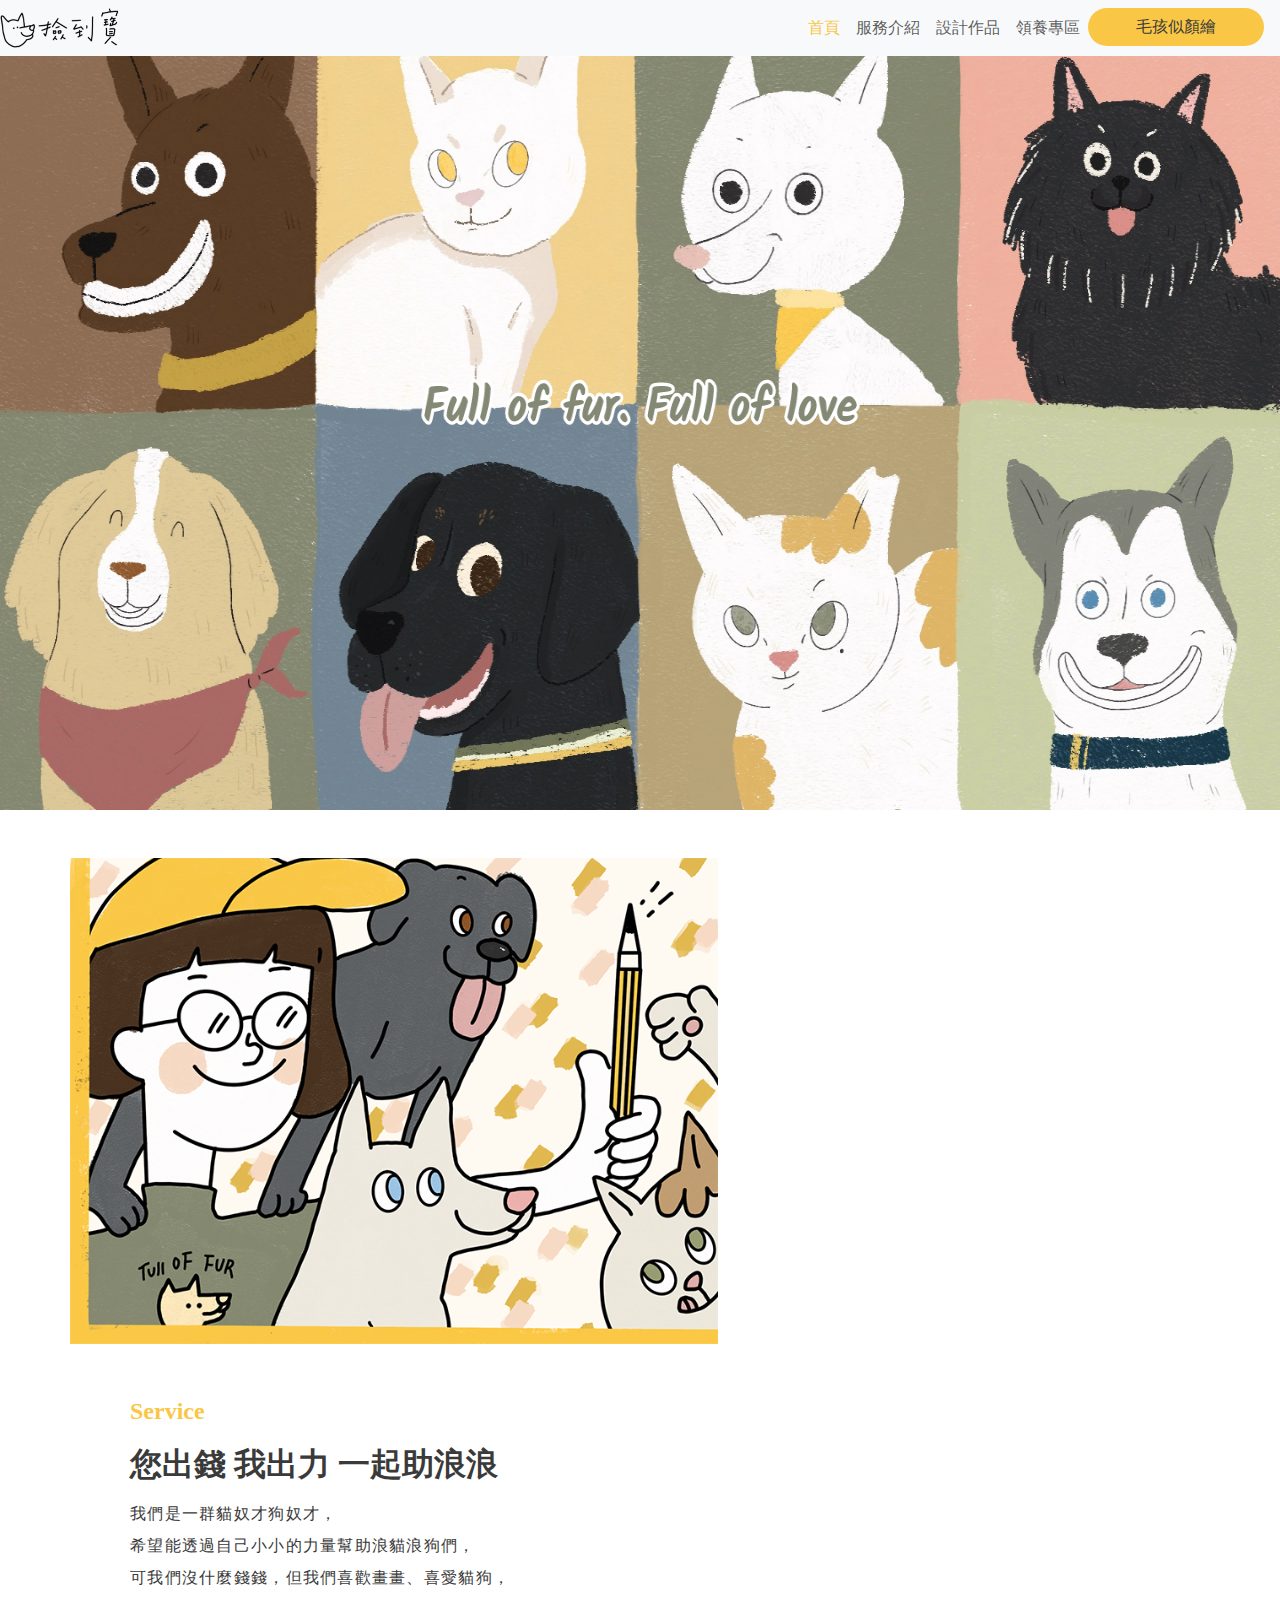
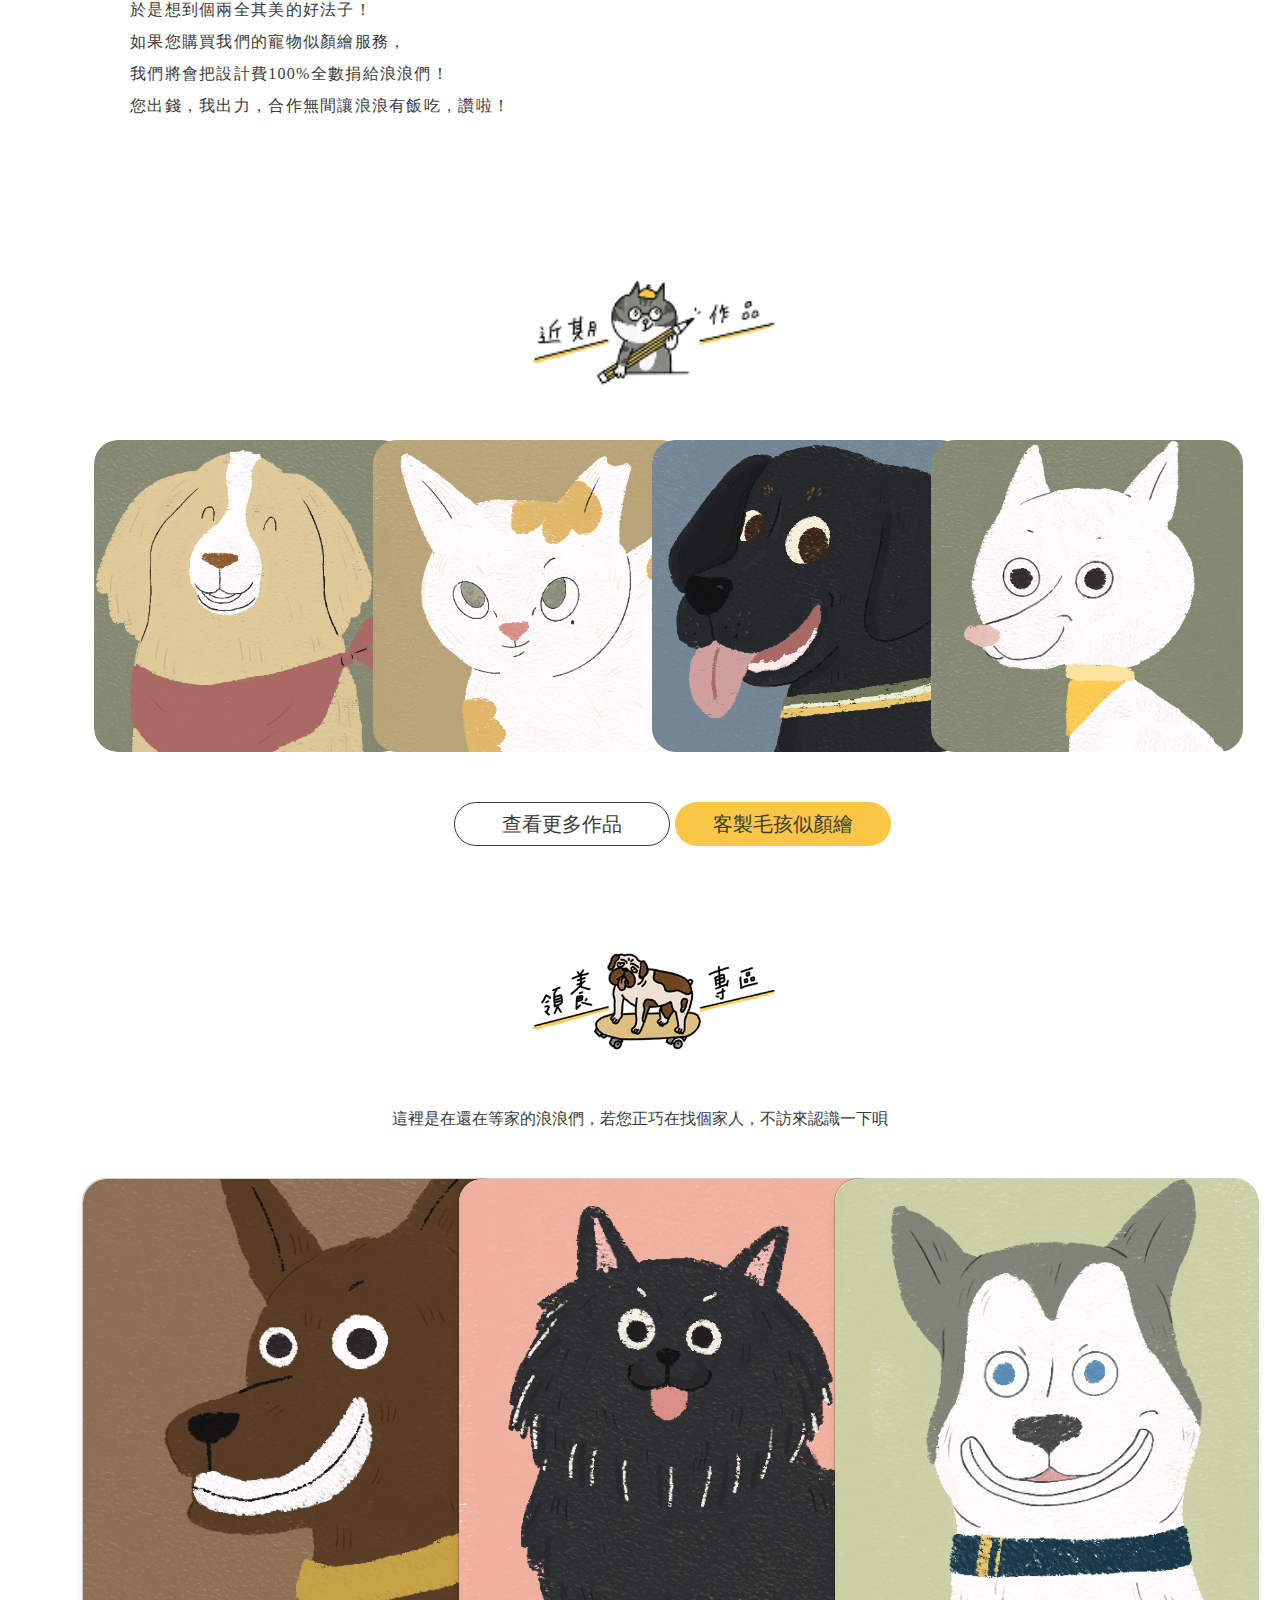
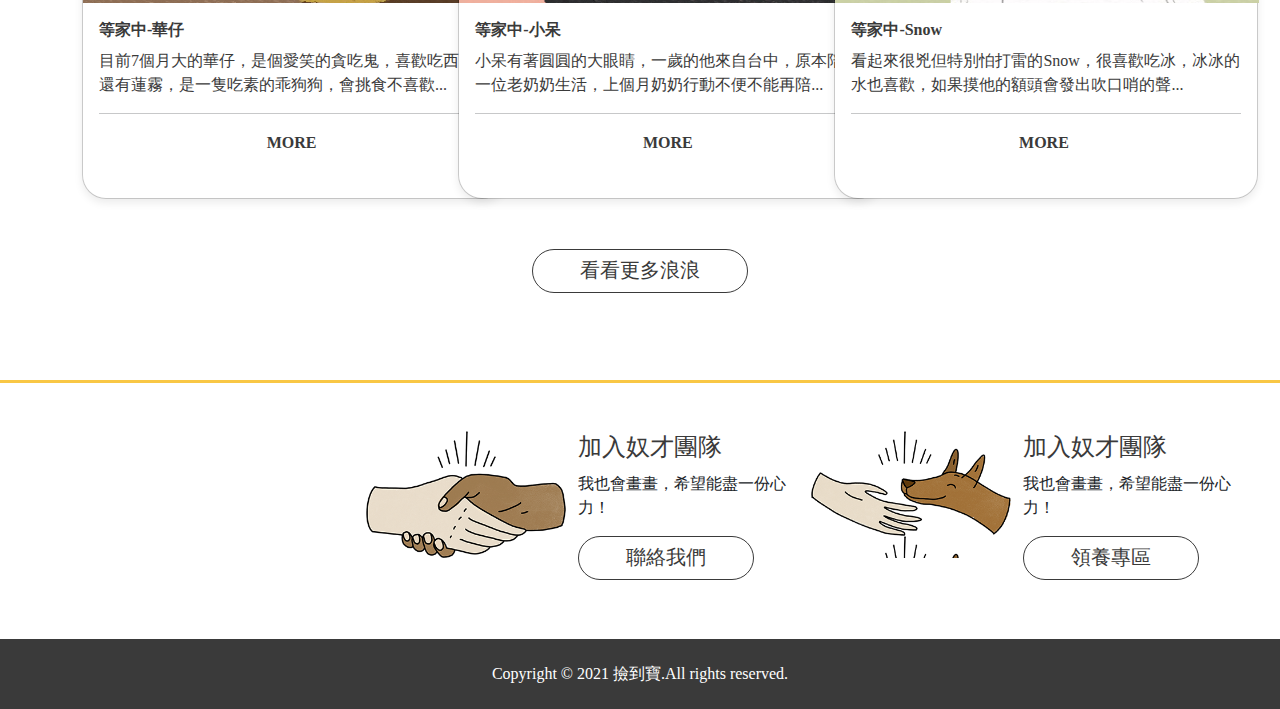
<file: index.html>
<!DOCTYPE html>
<html lang="en">

<head>
    <meta charset="utf-8" />
    <meta name="viewport" content="width=device-width, initial-scale=1" />
        <link rel="stylesheet" href="bootstrap-5.3.0-alpha1-dist/css/bootstrap.min.css">
        <link rel="stylesheet" href="index_style.css">
    <title>撿到寶_UI</title>
</head>

<body>
    <nav class="navbar navbar-expand-md navbar-light bg-light fixed-top">
        <a href="index.html"><img src="image/logo.png"></a>
        <ul class="navbar-nav justify-content-end flex-grow-1 pe-3">
            <li class="nav-item">
                <a class="nav-link" style="color: #F9C745;" href="index.html">首頁</a>
            </li>
            <li class="nav-item">
                <a class="nav-link" href="introduce.html">服務介紹</a>
            </li>
            <li class="nav-item">
                <a class="nav-link" href="design.html">設計作品</a>
            </li>
            <li class="nav-item">
                <a class="nav-link" href="adoption.html">領養專區</a>
            </li>
            <li class="nav-item">
                <input type="button" onclick="location.href='order.html'" value="毛孩似顏繪" class="headerButtom">
            </li>
        </ul>
    </nav>
    <img class="homeImg" src="image/home.png" alt="首頁圖片">
    <div class="container mt-5">
        <main>
            <li class="row">
                <div class="home01">
                </div>
                <div class="col-lg-6">
                    <div class="text-center px-2 py-5 p-lg-5">
                        <h2 class="homeTitle01">Service</h2>
                        <h2 class="homeTitle02">您出錢 我出力 一起助浪浪</h2>
                        <p class="homeContent">
                            我們是一群貓奴才狗奴才，<br>希望能透過自己小小的力量幫助浪貓浪狗們，<br>可我們沒什麼錢錢，但我們喜歡畫畫、喜愛貓狗，<br>於是想到個兩全其美的好法子！<br>如果您購買我們的寵物似顏繪服務，<br>我們將會把設計費100%全數捐給浪浪們！<br>您出錢，我出力，合作無間讓浪浪有飯吃，讚啦！
                        </p>
                    </div>
                </div>
            </li>
            <div class="designArea">
            <div class="title01">
                <img src="image/title01.png" alt="近期作品">
            </div>
            <div class="container">
                <div class="row">
                    <div class="designCard">
                        <img src="image/dog05.png" class="dogImg1">
                    </div>
                    <div class="designCard">
                        <img src="image/dog07.png" class="dogImg1">
                    </div>
                    <div class="designCard">
                        <img src="image/dog06.png" class="dogImg1">
                    </div>
                    <div class="designCard">
                        <img src="image/Michael.png" class="dogImg1">
                    </div>
                </div>
                <div style="margin-left:33%;">
                    <input type="button" value="查看更多作品" class="buttom2" style="display: inline-block;">
                    <input type="button" value="客製毛孩似顏繪" class="buttom2"
                        style="display: inline-block;background-color: #F9C745;border: none;">
                </div>
            </div>
        </div>
            <div class="title01">
                <img src="image/title02.png" alt="領養專區">
            </div>
            <p class="areaText">這裡是在還在等家的浪浪們，若您正巧在找個家人，不訪來認識一下唄</p>
            <div class="row">
                <div class="areaCard">
                    <div class="card">
                        <img src="image/dog01.png" class="dogImg2">
                        <div class="card-body">
                            <h5 class="card-title">等家中-華仔</h5>
                            <p class="card-text">目前7個月大的華仔，是個愛笑的貪吃鬼，喜歡吃西瓜還有蓮霧，是一隻吃素的乖狗狗，會挑食不喜歡...</p>
                            <hr size="3px" width="100%">
                            <a href="#" class="buttom">MORE</a>
                        </div>
                    </div>
                </div>
                <div class="areaCard">
                    <div class="card">
                        <img src="image/04.png" class="dogImg2">
                        <div class="card-body">
                            <h5 class="card-title">等家中-小呆</h5>
                            <p class="card-text">小呆有著圓圓的大眼睛，一歲的他來自台中，原本陪著一位老奶奶生活，上個月奶奶行動不便不能再陪...</p>
                            <hr size="3px" width="100%">
                            <a href="#" class="buttom">MORE</a>
                        </div>
                    </div>
                </div>
                <div class="areaCard">
                    <div class="card">
                        <img src="image/08.png" class="dogImg2">
                        <div class="card-body">
                            <h5 class="card-title">等家中-Snow</h5>
                            <p class="card-text">看起來很兇但特別怕打雷的Snow，很喜歡吃冰，冰冰的水也喜歡，如果摸他的額頭會發出吹口哨的聲...</p>
                            <hr size="3px" width="100%">
                            <a href="#" class="buttom">MORE</a>
                        </div>
                    </div>
                </div>
            </div>
            <input type="button" value="看看更多浪浪" class="buttom2">
        </main>
    </div>
    <div style="border-top: 3px solid #F9C745;">
        <div style="margin-left: 27%;margin-bottom: 59px;">
            <ul>
                <div style="display: inline-block; margin-top: 48px;">
                    <li class="row">
                        <div style="background:url('image/link01.png');height:127px;width: 200px;">
                        </div>
                        <div class="col-lg-6">
                            <div>
                                <h2 class="footTitle">加入奴才團隊</h2>
                                <p>
                                    我也會畫畫，希望能盡一份心力！
                                </p>
                                <input type="button" value="聯絡我們" class="footerButtom">
                            </div>
                        </div>
                    </li>
                </div>
                <div style="display: inline-block;">
                    <li class="row">
                        <div style="background:url('image/link02.png') ;height:127px;width: 200px;">
                        </div>
                        <div class="col-lg-6">
                            <div>
                                <h2 class="footTitle">加入奴才團隊</h2>
                                <p>
                                    我也會畫畫，希望能盡一份心力！
                                </p>
                                <input type="button" value="領養專區" class="footerButtom">
                            </div>
                        </div>
                    </li>
                </div>
            </ul>
        </div>
        <div class="footer">
            <p>Copyright © 2021 撿到寶.All rights reserved.</p>
        </div>
    </div>
</body>

</html>
</file>
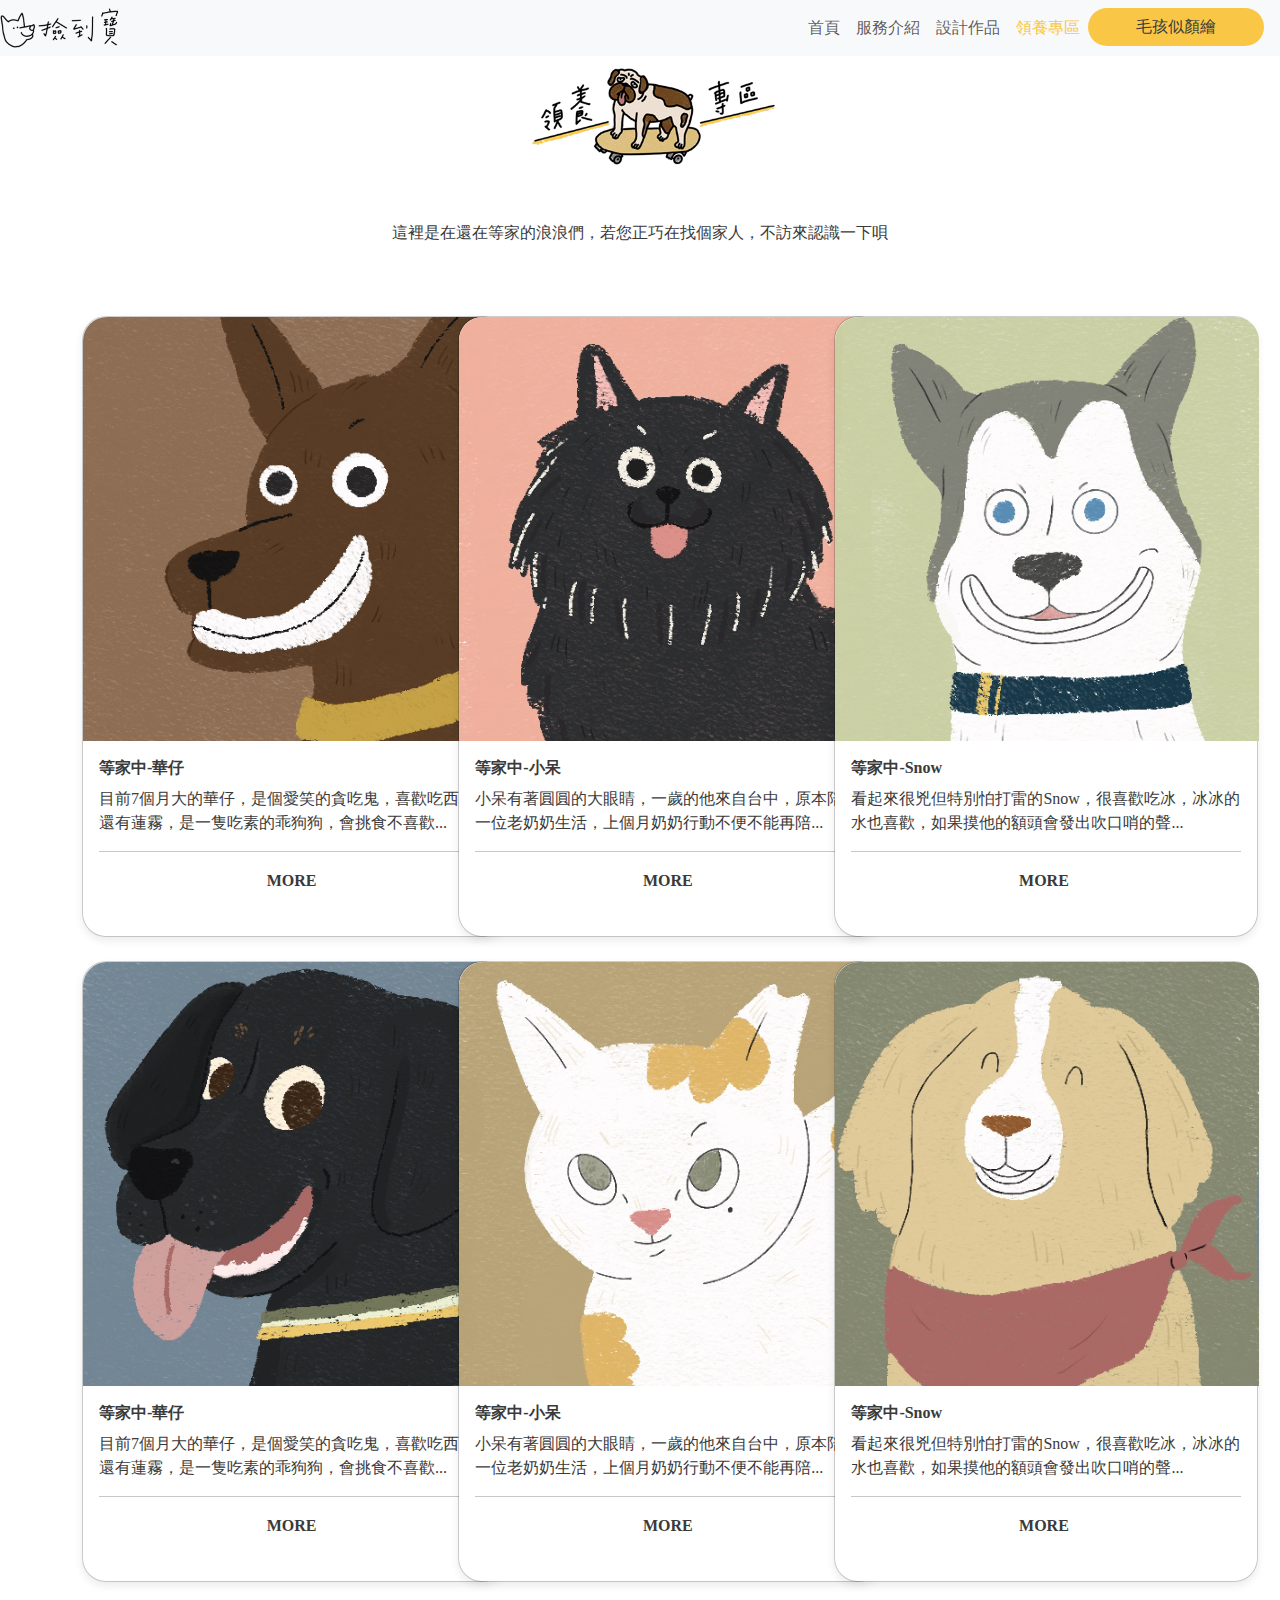
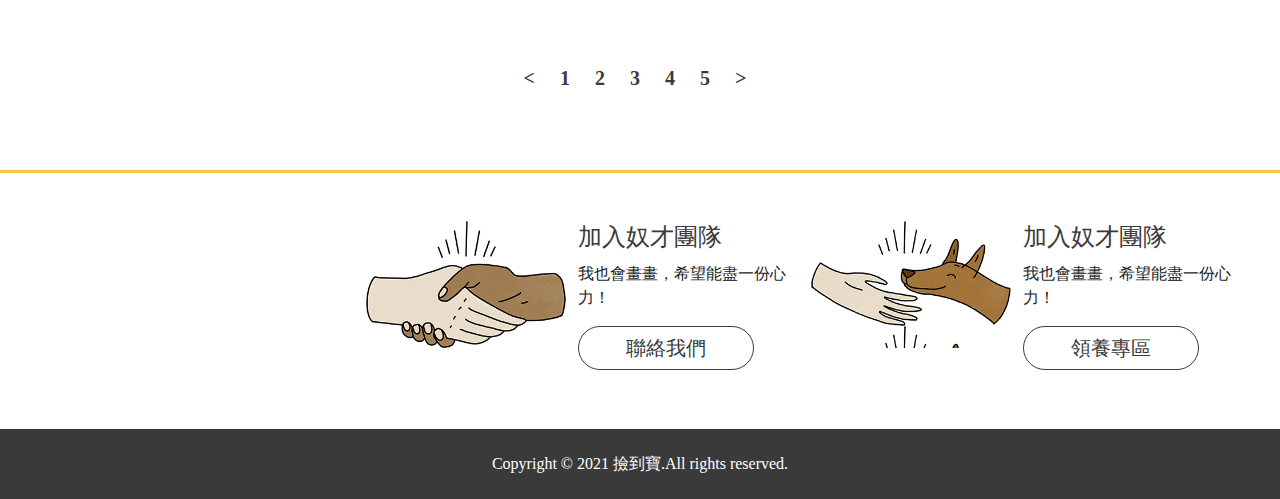
<file: adoption.html>
<!DOCTYPE html>
<html lang="en">

<head>
    <meta charset="utf-8" />
    <meta name="viewport" content="width=device-width, initial-scale=1" />
    <link rel="stylesheet" href="bootstrap-5.3.0-alpha1-dist/css/bootstrap.min.css">
    <link rel="stylesheet" href="adoption_style.css">
    <title>撿到寶_UI</title>
</head>

<body>
    <nav class="navbar navbar-expand-md navbar-light bg-light fixed-top">
        <a href="index.html"><img src="image/logo.png"></a>
        <ul class="navbar-nav justify-content-end flex-grow-1 pe-3">
            <li class="nav-item">
                <a class="nav-link" href="index.html">首頁</a>
            </li>
            <li class="nav-item">
                <a class="nav-link" href="introduce.html">服務介紹</a>
            </li>
            <li class="nav-item">
                <a class="nav-link" href="design.html">設計作品</a>
            </li>
            <li class="nav-item">
                <a class="nav-link" style="color: #F9C745;" href="adoption.html">領養專區</a>
            </li>
            <li class="nav-item">
                <input type="button" onclick="location.href='order.html'" value="毛孩似顏繪" class="headerButtom">
            </li>
        </ul>
    </nav>
    <div class="container mt-5">
        <main>
            <div class="title01">
                <img src="image/title02.png" alt="領養專區">
            </div>
            <p class="areaText">這裡是在還在等家的浪浪們，若您正巧在找個家人，不訪來認識一下唄</p>
            <div class="row">
                <div class="areaCard">
                    <div class="card">
                        <img src="image/dog01.png" class="dogImg2">
                        <div class="card-body">
                            <h5 class="card-title">等家中-華仔</h5>
                            <p class="card-text">目前7個月大的華仔，是個愛笑的貪吃鬼，喜歡吃西瓜還有蓮霧，是一隻吃素的乖狗狗，會挑食不喜歡...</p>
                            <hr size="3px" width="100%">
                            <a href="#" class="buttom">MORE</a>
                        </div>
                    </div>
                </div>
                <div class="areaCard">
                    <div class="card">
                        <img src="image/04.png" class="dogImg2">
                        <div class="card-body">
                            <h5 class="card-title">等家中-小呆</h5>
                            <p class="card-text">小呆有著圓圓的大眼睛，一歲的他來自台中，原本陪著一位老奶奶生活，上個月奶奶行動不便不能再陪...</p>
                            <hr size="3px" width="100%">
                            <a href="#" class="buttom">MORE</a>
                        </div>
                    </div>
                </div>
                <div class="areaCard" onclick="location.href='snow.html'">
                    <div class="card">
                        <img src="image/08.png" class="dogImg2">
                        <div class="card-body">
                            <h5 class="card-title">等家中-Snow</h5>
                            <p class="card-text">看起來很兇但特別怕打雷的Snow，很喜歡吃冰，冰冰的水也喜歡，如果摸他的額頭會發出吹口哨的聲...</p>
                            <hr size="3px" width="100%">
                            <a href="snow.html" class="buttom">MORE</a>
                        </div>
                    </div>
                </div>
                <div class="areaCard">
                    <div class="card">
                        <img src="image/06.png" class="dogImg2">
                        <div class="card-body">
                            <h5 class="card-title">等家中-華仔</h5>
                            <p class="card-text">目前7個月大的華仔，是個愛笑的貪吃鬼，喜歡吃西瓜還有蓮霧，是一隻吃素的乖狗狗，會挑食不喜歡...</p>
                            <hr size="3px" width="100%">
                            <a href="#" class="buttom">MORE</a>
                        </div>
                    </div>
                </div>
                <div class="areaCard">
                    <div class="card">
                        <img src="image/07.png" class="dogImg2">
                        <div class="card-body">
                            <h5 class="card-title">等家中-小呆</h5>
                            <p class="card-text">小呆有著圓圓的大眼睛，一歲的他來自台中，原本陪著一位老奶奶生活，上個月奶奶行動不便不能再陪...</p>
                            <hr size="3px" width="100%">
                            <a href="#" class="buttom">MORE</a>
                        </div>
                    </div>
                </div>
                <div class="areaCard">
                    <div class="card">
                        <img src="image/05.png" class="dogImg2">
                        <div class="card-body">
                            <h5 class="card-title">等家中-Snow</h5>
                            <p class="card-text">看起來很兇但特別怕打雷的Snow，很喜歡吃冰，冰冰的水也喜歡，如果摸他的額頭會發出吹口哨的聲...</p>
                            <hr size="3px" width="100%">
                            <a href="#" class="buttom">MORE</a>
                        </div>
                    </div>
                </div>
                <div class="page">
                    <p>< 1 2 3 4 5 ></p>
                </div>
            </div>
        </main>
    </div>
    <div style="border-top: 3px solid #F9C745;">
        <div style="margin-left: 27%;margin-bottom: 59px;">
            <ul>
                <div style="display: inline-block; margin-top: 48px;">
                    <li class="row">
                        <div style="background:url('image/link01.png');height:127px;width: 200px;">
                        </div>
                        <div class="col-lg-6">
                            <div>
                                <h2 class="footTitle">加入奴才團隊</h2>
                                <p>
                                    我也會畫畫，希望能盡一份心力！
                                </p>
                                <input type="button" value="聯絡我們" class="footerButtom">
                            </div>
                        </div>
                    </li>
                </div>
                <div style="display: inline-block;">
                    <li class="row">
                        <div style="background:url('image/link02.png') ;height:127px;width: 200px;">
                        </div>
                        <div class="col-lg-6">
                            <div>
                                <h2 class="footTitle">加入奴才團隊</h2>
                                <p>
                                    我也會畫畫，希望能盡一份心力！
                                </p>
                                <input type="button" value="領養專區" class="footerButtom">
                            </div>
                        </div>
                    </li>
                </div>
            </ul>
        </div>
        <div class="footer">
            <p>Copyright © 2021 撿到寶.All rights reserved.</p>
        </div>
    </div>
</body>

</html>
</file>
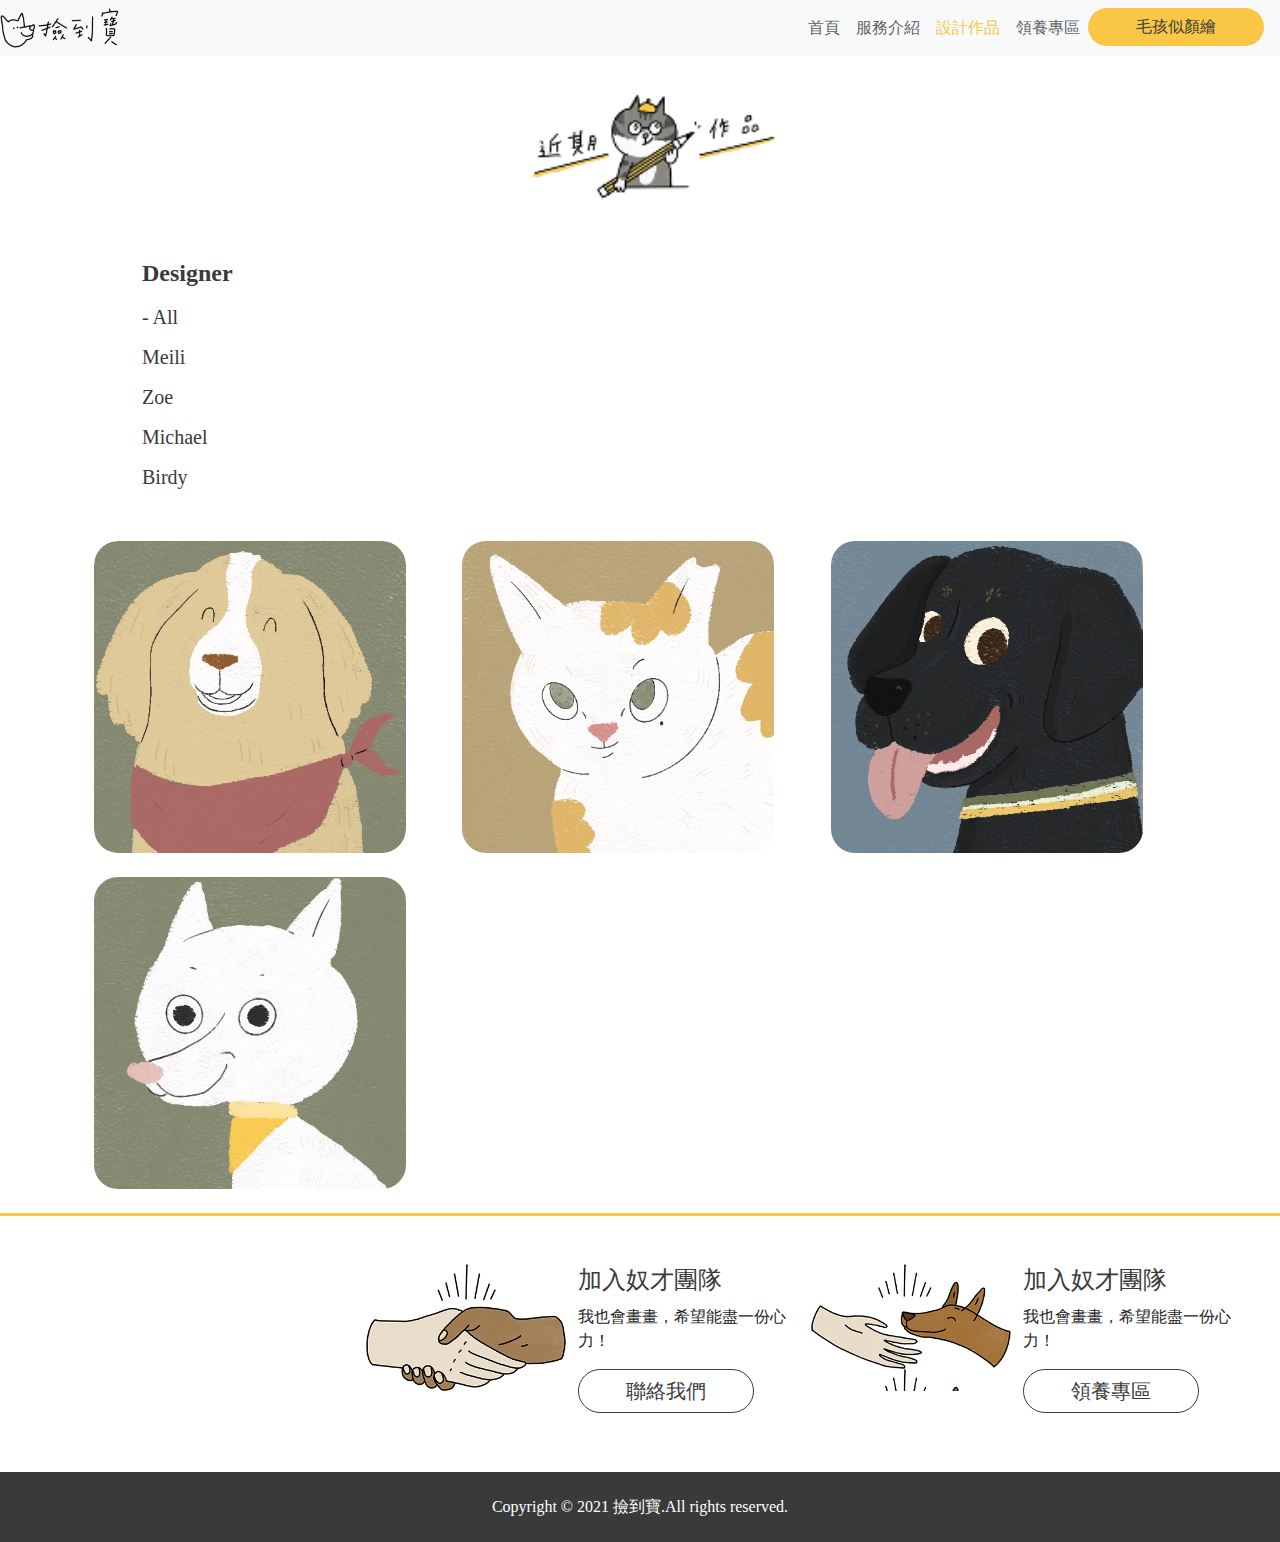
<file: design.html>
<!DOCTYPE html>
<html lang="en">

<head>
    <meta charset="utf-8" />
    <meta name="viewport" content="width=device-width, initial-scale=1" />
        <link rel="stylesheet" href="bootstrap-5.3.0-alpha1-dist/css/bootstrap.min.css">
        <link rel="stylesheet" href="design_style.css">
    <title>撿到寶_UI</title>
</head>

<body>
    <nav class="navbar navbar-expand-md navbar-light bg-light fixed-top">
        <a href="index.html"><img src="image/logo.png"></a>
        <ul class="navbar-nav justify-content-end flex-grow-1 pe-3">
            <li class="nav-item">
                <a class="nav-link" href="index.html">首頁</a>
            </li>
            <li class="nav-item">
                <a class="nav-link" href="introduce.html">服務介紹</a>
            </li>
            <li class="nav-item">
                <a class="nav-link" style="color: #F9C745;" href="design.html">設計作品</a>
            </li>
            <li class="nav-item">
                <a class="nav-link" href="adoption.html">領養專區</a>
            </li>
            <li class="nav-item">
                <input type="button" onclick="location.href='order.html'" value="毛孩似顏繪" class="headerButtom">
            </li>
        </ul>
    </nav>
    <div class="container mt-5 ">
        <main>
            <div class="designArea">
            <div class="title01">
                <img src="image/title01.png" alt="近期作品">
            </div>
            <div class="classfication">
                <div style="width: 90px; height: 287px; margin-left: 60px; margin-right: 247px;">
                <h3>Designer</h3>
                <h4>- All</h4>
                <h4>Meili</h4>
                <h4>Zoe</h4>
                <h4>Michael</h4>
                <h4>Birdy</h4>
                </div>
                    </div>
            <div class="container classfication">
                <div class="row">
                    <div class="designCard">
                        <img src="image/dog05.png" class="dogImg1">
                    </div>
                    <div class="designCard">
                        <img src="image/dog07.png" class="dogImg1">
                    </div>
                    <div class="designCard">
                        <img src="image/dog06.png" class="dogImg1">
                    </div>
                    <div class="designCard">
                        <img src="image/Michael.png" class="dogImg1">
                    </div>
                </div>
            </div>
        </div>
    </div>
    <div style="border-top: 3px solid #F9C745;">
        <div style="margin-left: 27%;margin-bottom: 59px;">
            <ul>
                <div style="display: inline-block; margin-top: 48px;">
                    <li class="row">
                        <div style="background:url('image/link01.png');height:127px;width: 200px;">
                        </div>
                        <div class="col-lg-6">
                            <div>
                                <h2 class="footTitle">加入奴才團隊</h2>
                                <p>
                                    我也會畫畫，希望能盡一份心力！
                                </p>
                                <input type="button" value="聯絡我們" class="footerButtom">
                            </div>
                        </div>
                    </li>
                </div>
                <div style="display: inline-block;">
                    <li class="row">
                        <div style="background:url('image/link02.png') ;height:127px;width: 200px;">
                        </div>
                        <div class="col-lg-6">
                            <div>
                                <h2 class="footTitle">加入奴才團隊</h2>
                                <p>
                                    我也會畫畫，希望能盡一份心力！
                                </p>
                                <input type="button" value="領養專區" class="footerButtom">
                            </div>
                        </div>
                    </li>
                </div>
            </ul>
        </div>
        <div class="footer">
            <p>Copyright © 2021 撿到寶.All rights reserved.</p>
        </div>
    </div>
</body>

</html>
</file>
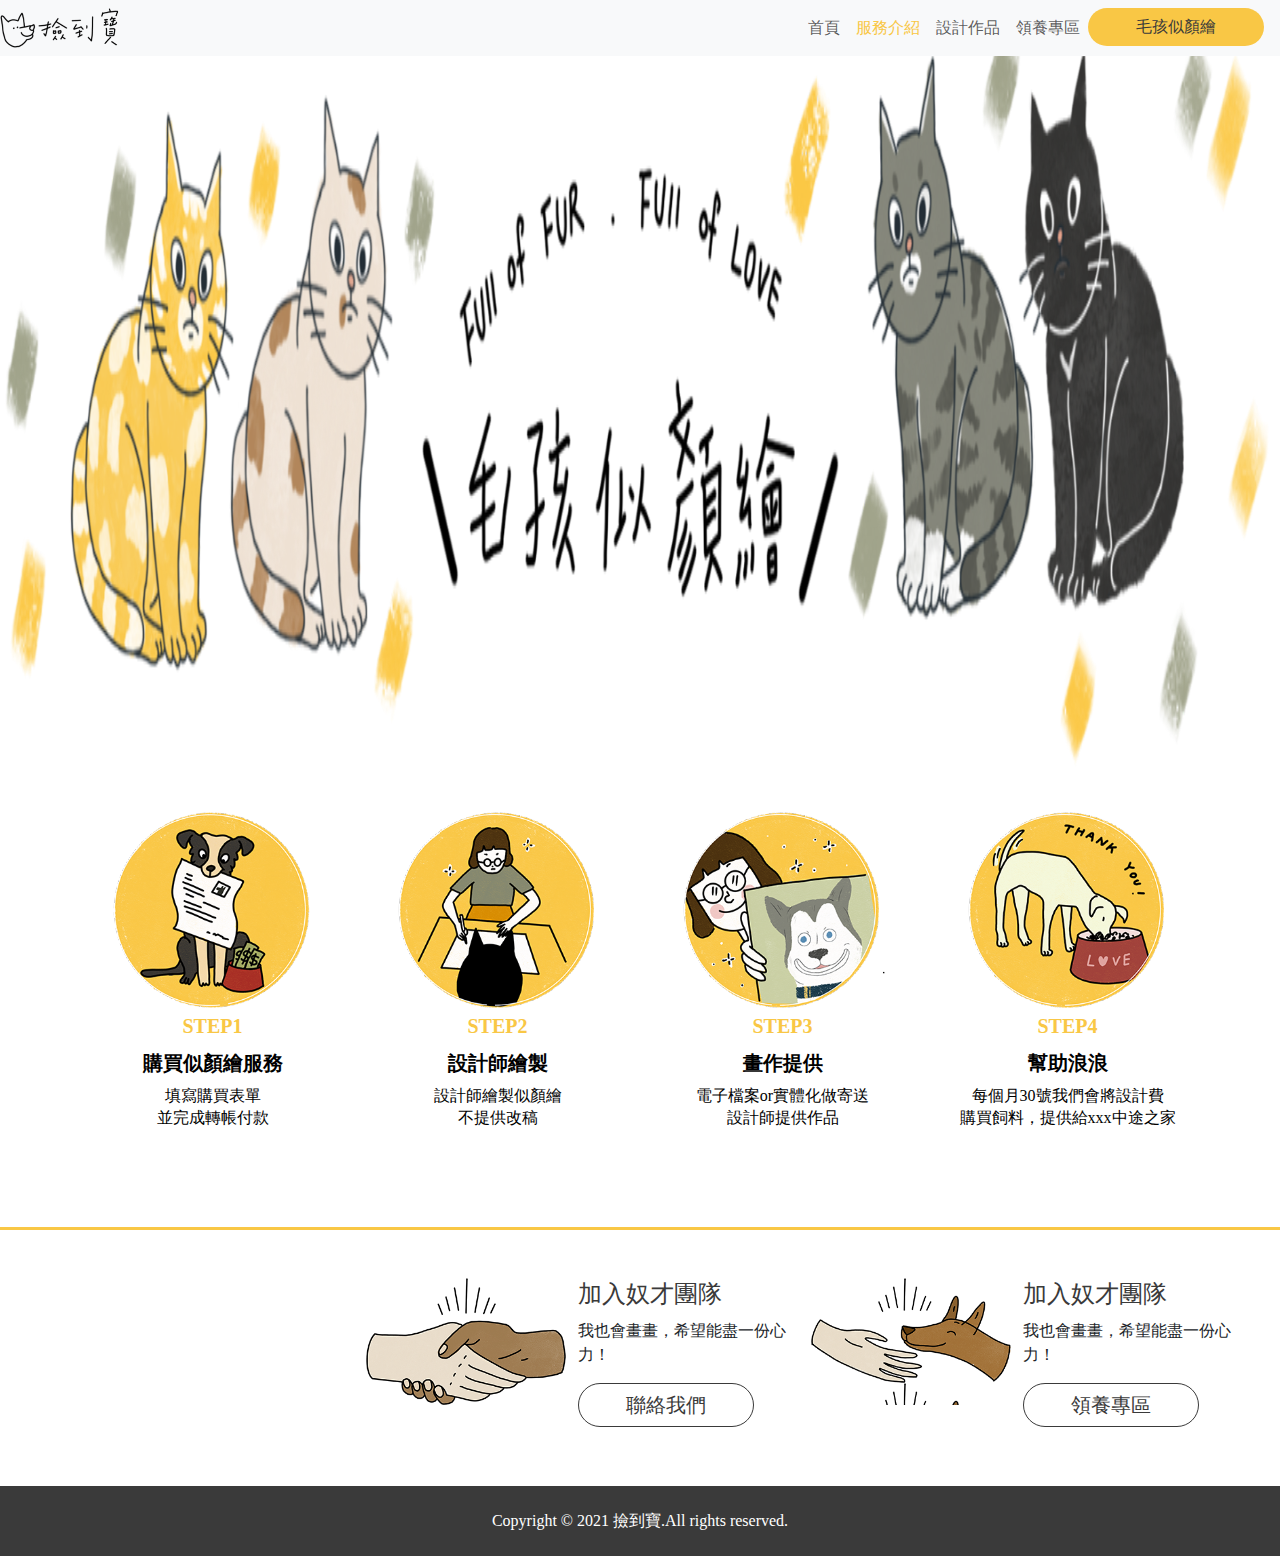
<file: introduce.html>
<!DOCTYPE html>
<html lang="en">

<head>
    <meta charset="utf-8" />
    <meta name="viewport" content="width=device-width, initial-scale=1" />
    <link rel="stylesheet" href="bootstrap-5.3.0-alpha1-dist/css/bootstrap.min.css">
    <link rel="stylesheet" href="introduce_style.css">
    <title>撿到寶_UI</title>
</head>

<body>
    <nav class="navbar navbar-expand-md navbar-light bg-light fixed-top">
        <a href="index.html"><img src="image/logo.png"></a>
        <ul class="navbar-nav justify-content-end flex-grow-1 pe-3">
            <li class="nav-item">
                <a class="nav-link" href="index.html">首頁</a>
            </li>
            <li class="nav-item">
                <a class="nav-link" style="color: #F9C745;" href="introduce.html">服務介紹</a>
            </li>
            <li class="nav-item">
                <a class="nav-link" href="design.html">設計作品</a>
            </li>
            <li class="nav-item">
                <a class="nav-link" href="adoption.html">領養專區</a>
            </li>
            <li class="nav-item">
                <input type="button" onclick="location.href='order.html'" value="毛孩似顏繪" class="headerButtom">
            </li>
        </ul>
    </nav>
    <img class="homeImg" src="image/banner.png" alt="服務介紹頁圖片">

    <div class="container">
        <div class="row">
            <div class="stepCard">
                <img src="image/step01.png">
                <h2>STEP1</h2>
                <h3>購買似顏繪服務</h3>
                <p>
                    填寫購買表單<br>並完成轉帳付款
                </p>
            </div>
            <div class="stepCard">
                <img src="image/step02.png">
                <h2>STEP2</h2>
                <h3>設計師繪製</h3>
                <p>
                    設計師繪製似顏繪<br>不提供改稿
                </p>
            </div>
            <div class="stepCard">
                <img src="image/step04.png">
                <h2>STEP3</h2>
                <h3>畫作提供</h3>
                <p>
                    電子檔案or實體化做寄送<br>設計師提供作品
                </p>
            </div>
            <div class="stepCard">
                <img src="image/step03.png">
                <h2>STEP4</h2>
                <h3>幫助浪浪</h3>
                <p>
                    每個月30號我們會將設計費<br>購買飼料，提供給xxx中途之家
                </p>
            </div>
        </div>
    </div>

    <div style="border-top: 3px solid #F9C745;">
        <div style="margin-left: 27%;margin-bottom: 59px;">
            <ul>
                <div style="display: inline-block; margin-top: 48px;">
                    <li class="row">
                        <div style="background:url('image/link01.png');height:127px;width: 200px;">
                        </div>
                        <div class="col-lg-6">
                            <div>
                                <h2 class="footTitle">加入奴才團隊</h2>
                                <p>
                                    我也會畫畫，希望能盡一份心力！
                                </p>
                                <input type="button" value="聯絡我們" class="footerButtom">
                            </div>
                        </div>
                    </li>
                </div>
                <div style="display: inline-block;">
                    <li class="row">
                        <div style="background:url('image/link02.png') ;height:127px;width: 200px;">
                        </div>
                        <div class="col-lg-6">
                            <div>
                                <h2 class="footTitle">加入奴才團隊</h2>
                                <p>
                                    我也會畫畫，希望能盡一份心力！
                                </p>
                                <input type="button" value="領養專區" class="footerButtom">
                            </div>
                        </div>
                    </li>
                </div>
            </ul>
        </div>
        <div class="footer">
            <p>Copyright © 2021 撿到寶.All rights reserved.</p>
        </div>
    </div>
</body>

</html>
</file>
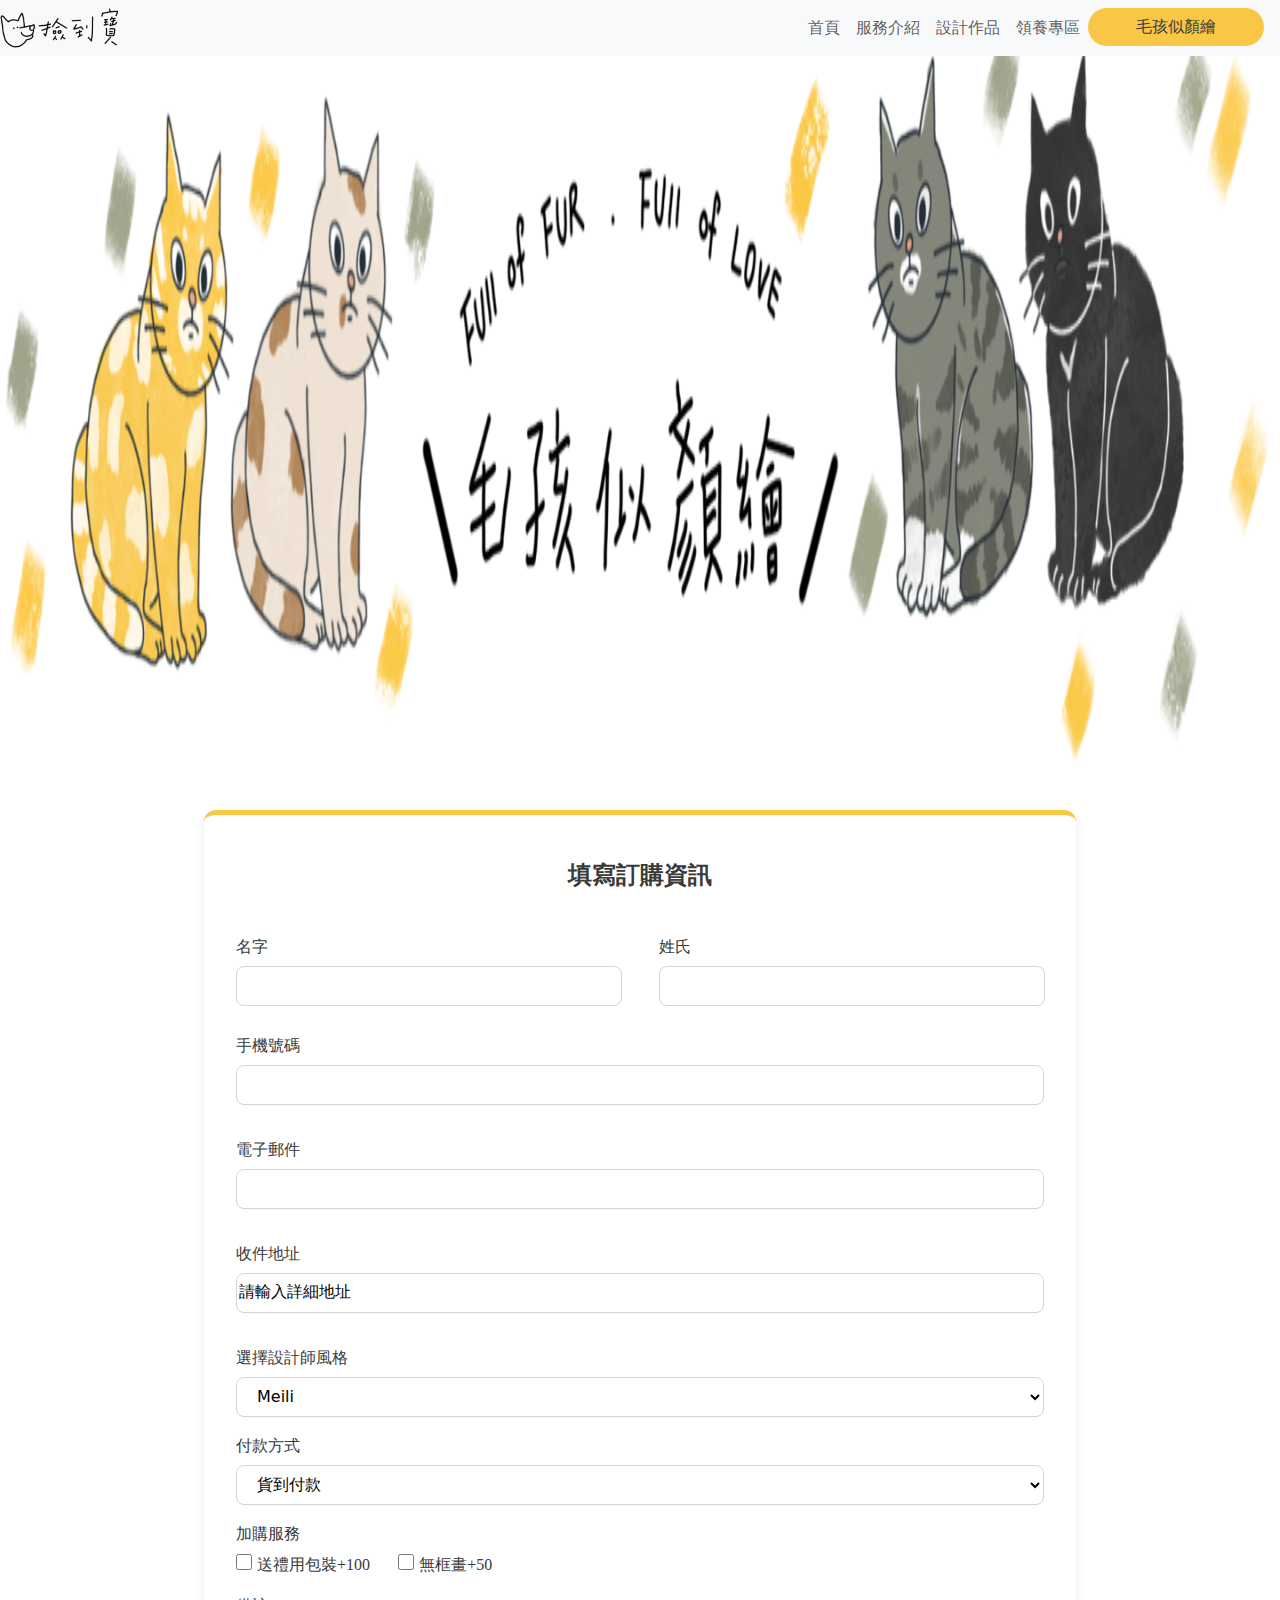
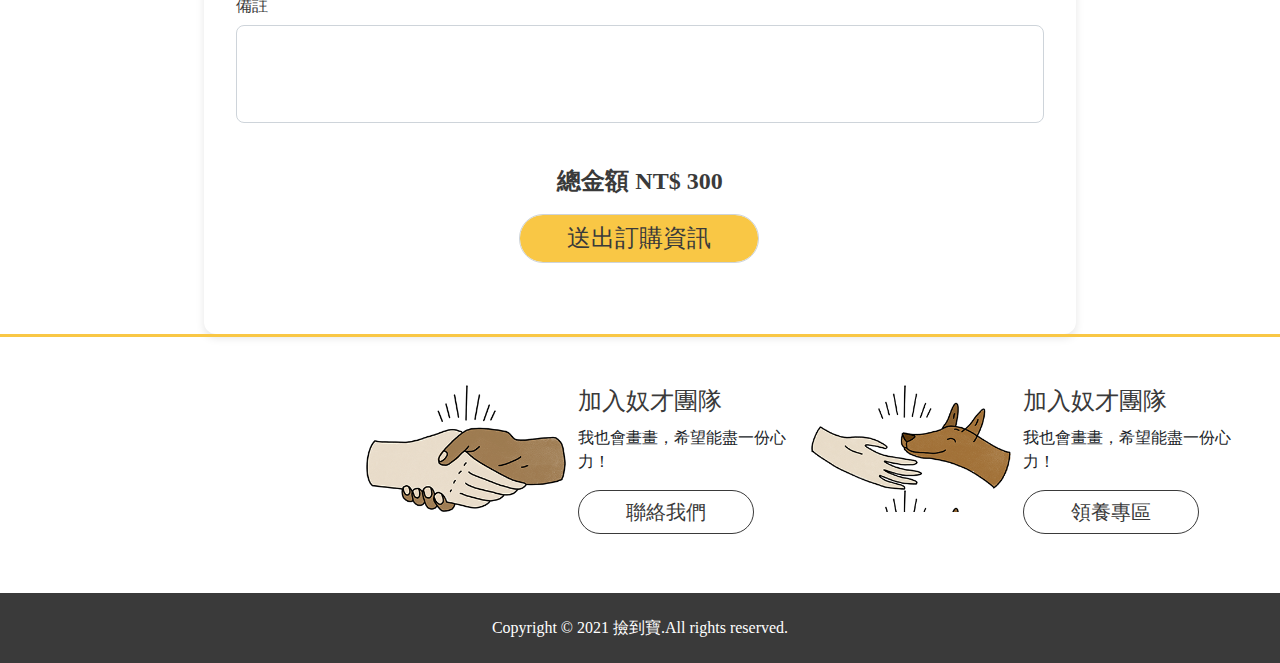
<file: order.html>
<!DOCTYPE html>
<html lang="en">

<head>
    <meta charset="utf-8" />
    <meta name="viewport" content="width=device-width, initial-scale=1" />
    <link rel="stylesheet" href="bootstrap-5.3.0-alpha1-dist/css/bootstrap.min.css">
    <link rel="stylesheet" href="order_style.css">
    <title>撿到寶_UI</title>
</head>

<body>
    <nav class="navbar navbar-expand-md navbar-light bg-light fixed-top">
        <a href="index.html"><img src="image/logo.png"></a>
        <ul class="navbar-nav justify-content-end flex-grow-1 pe-3">
            <li class="nav-item">
                <a class="nav-link" href="index.html">首頁</a>
            </li>
            <li class="nav-item">
                <a class="nav-link" href="introduce.html">服務介紹</a>
            </li>
            <li class="nav-item">
                <a class="nav-link" href="design.html">設計作品</a>
            </li>
            <li class="nav-item">
                <a class="nav-link" href="adoption.html">領養專區</a>
            </li>
            <li class="nav-item">
                <input type="button" onclick="location.href='order.html'" value="毛孩似顏繪" class="headerButtom">
            </li>
        </ul>
    </nav>
    <img class="homeImg" src="image/banner.png" alt="服務介紹頁圖片">

    <div class="order">
        <form>
            <h2>填寫訂購資訊</h2>
            <div class="orderData1">
                <h3>名字</h3>
                <p><input type="text"></p>
            </div>
            <div class="orderData1">
                <h3>姓氏</h3>
                <p><input type="text"></p>
            </div>
            <div class="orderData2">
                <h3>手機號碼</h3>
                <p><input type="text"></p>
                <h3>電子郵件</h3>
                <p><input type="text"></p>
                <h3>收件地址</h3>

                <p><input type="text" value="請輸入詳細地址"></p>
                <h3>選擇設計師風格</h3>
                <select>
                    <option>Meili</option>
                </select>
                <h3>付款方式</h3>
                <select>
                    <option>貨到付款</option>
                </select>
                <h3>加購服務</h3>
                <input type="checkbox" id="gift" class="checkbox">
                <label for="gift">送禮用包裝+100</label>
                <input type="checkbox" id="noBorder" class="checkbox">
                <label for="noBorder">無框畫+50</label>
                <h3>備註</h3>
                <p><input type="text" class="note"></p>
                <p class="dollar">總金額 NT$ 300</p>
                <input type="button" value="送出訂購資訊" class="orderButtom">
            </div>

        </form>

    </div>

    <div style="border-top: 3px solid #F9C745;">
        <div style="margin-left: 27%;margin-bottom: 59px;">
            <ul>
                <div style="display: inline-block; margin-top: 48px;">
                    <li class="row">
                        <div style="background:url('image/link01.png');height:127px;width: 200px;">
                        </div>
                        <div class="col-lg-6">
                            <div>
                                <h2 class="footTitle">加入奴才團隊</h2>
                                <p>
                                    我也會畫畫，希望能盡一份心力！
                                </p>
                                <input type="button" value="聯絡我們" class="footerButtom">
                            </div>
                        </div>
                    </li>
                </div>
                <div style="display: inline-block;">
                    <li class="row">
                        <div style="background:url('image/link02.png') ;height:127px;width: 200px;">
                        </div>
                        <div class="col-lg-6">
                            <div>
                                <h2 class="footTitle">加入奴才團隊</h2>
                                <p>
                                    我也會畫畫，希望能盡一份心力！
                                </p>
                                <input type="button" value="領養專區" class="footerButtom">
                            </div>
                        </div>
                    </li>
                </div>
            </ul>
        </div>
        <div class="footer">
            <p>Copyright © 2021 撿到寶.All rights reserved.</p>
        </div>
    </div>
</body>

</html>
</file>
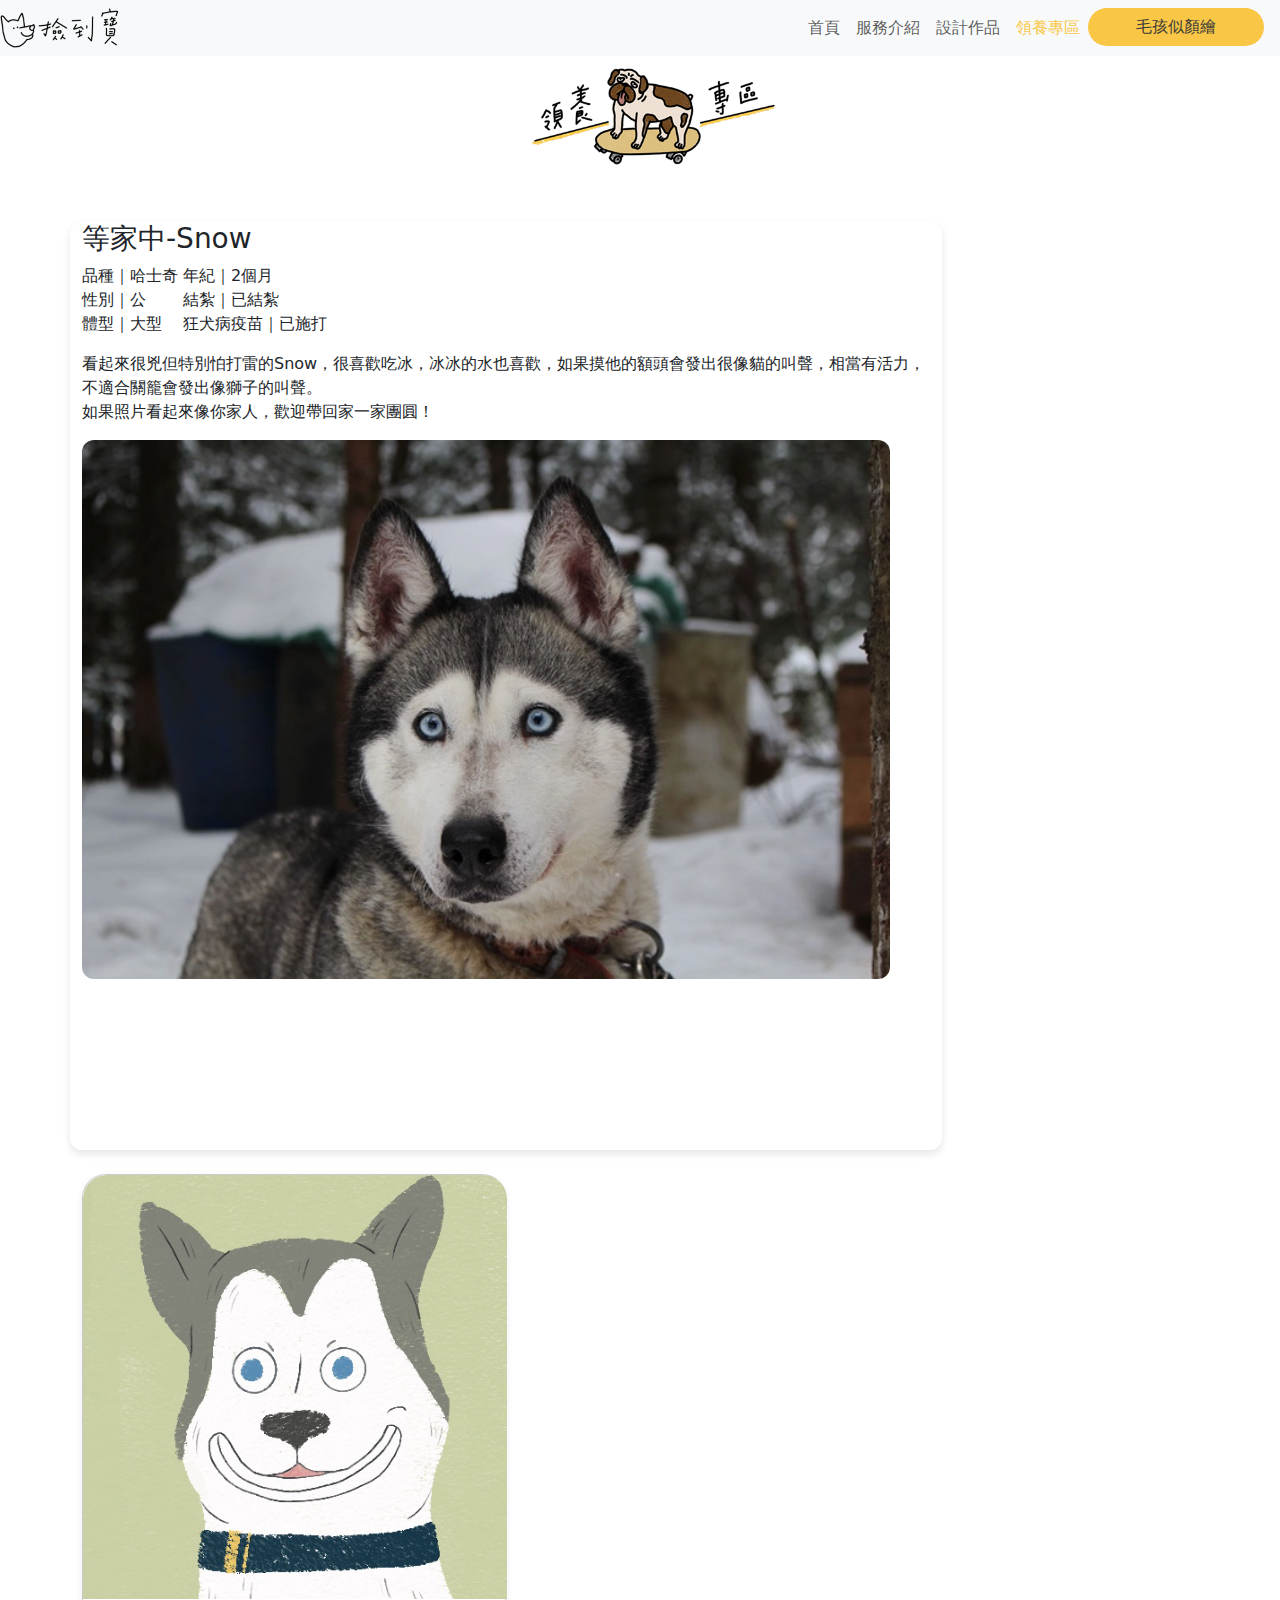
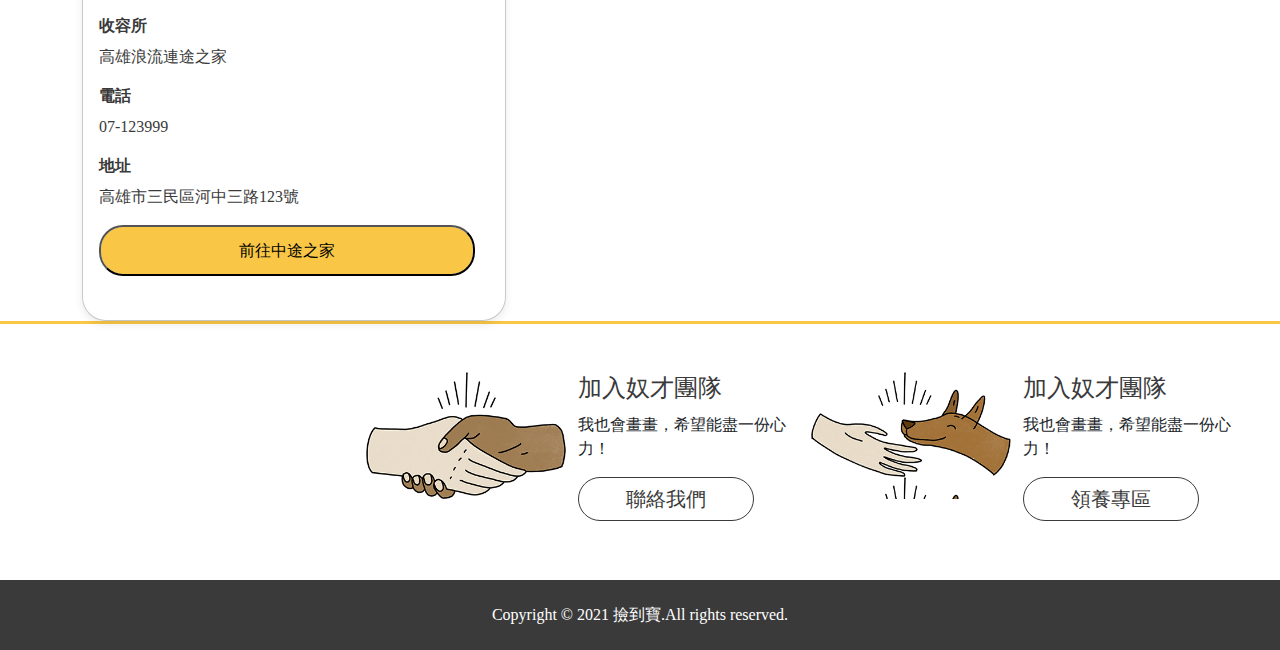
<file: snow.html>
<!DOCTYPE html>
<html lang="en">

<head>
    <meta charset="utf-8" />
    <meta name="viewport" content="width=device-width, initial-scale=1" />
    <link rel="stylesheet" href="bootstrap-5.3.0-alpha1-dist/css/bootstrap.min.css">
    <link rel="stylesheet" href="adoption_style.css">
    <title>撿到寶_UI</title>
</head>

<body>
    <nav class="navbar navbar-expand-md navbar-light bg-light fixed-top">
        <a href="index.html"><img src="image/logo.png"></a>
        <ul class="navbar-nav justify-content-end flex-grow-1 pe-3">
            <li class="nav-item">
                <a class="nav-link" href="index.html">首頁</a>
            </li>
            <li class="nav-item">
                <a class="nav-link" href="introduce.html">服務介紹</a>
            </li>
            <li class="nav-item">
                <a class="nav-link" href="design.html">設計作品</a>
            </li>
            <li class="nav-item">
                <a class="nav-link" style="color: #F9C745;" href="adoption.html">領養專區</a>
            </li>
            <li class="nav-item">
                <input type="button" onclick="location.href='order.html'" value="毛孩似顏繪" class="headerButtom">
            </li>
        </ul>
    </nav>
    <div class="container mt-5">
        <main>
            <div class="title01">
                <img src="image/title02.png" alt="領養專區">
            </div>
            <div class="row">
                <div
                    style="width: 872px;height: 928px;background: #FFFFFF 0% 0% no-repeat padding-box;box-shadow: 0px 4px 8px #0000001A;border-radius: 12px;opacity: 1;">
                    <h3>等家中-Snow</h3>
                    <p class="snow-data" style="display:inline-block;">品種｜哈士奇 <br>性別｜公 <br>體型｜大型</p>
                    <p style="display:inline-block;">年紀｜2個月<br> 結紮｜已結紮<br> 狂犬病疫苗｜已施打</p>
                    <p>看起來很兇但特別怕打雷的Snow，很喜歡吃冰，冰冰的水也喜歡，如果摸他的額頭會發出很像貓的叫聲，相當有活力，不適合關籠會發出像獅子的叫聲。<br>如果照片看起來像你家人，歡迎帶回家一家團圓！
                    </p>
                    <img src="image/dog03.png" style="width: 808px; height: 539px; border-radius: 12px;opacity: 1;">
                </div>
                <div class="areaCard">
                    <div class="card" style="height: 747px;">
                        <img src="image/08.png" class="dogImg2">
                        <div class="card-body">
                            <h5 class="card-title">收容所</h5>
                            <p class="card-text">高雄浪流連途之家</p>
                            <h5 class="card-title">電話</h5>
                            <p class="card-text">07-123999</p>
                            <h5 class="card-title">地址</h5>
                            <p class="card-text">高雄市三民區河中三路123號</p>
                            <input type="button" value="前往中途之家"
                                style="width: 376px;height: 51px; background: #F9C745 0% 0% no-repeat padding-box;border-radius: 24px;opacity: 1;">
                        </div>
                    </div>
                </div>
            </div>
        </main>
    </div>
    <div style="border-top: 3px solid #F9C745;">
        <div style="margin-left: 27%;margin-bottom: 59px;">
            <ul>
                <div style="display: inline-block; margin-top: 48px;">
                    <li class="row">
                        <div style="background:url('image/link01.png');height:127px;width: 200px;">
                        </div>
                        <div class="col-lg-6">
                            <div>
                                <h2 class="footTitle">加入奴才團隊</h2>
                                <p>
                                    我也會畫畫，希望能盡一份心力！
                                </p>
                                <input type="button" value="聯絡我們" class="footerButtom">
                            </div>
                        </div>
                    </li>
                </div>
                <div style="display: inline-block;">
                    <li class="row">
                        <div style="background:url('image/link02.png') ;height:127px;width: 200px;">
                        </div>
                        <div class="col-lg-6">
                            <div>
                                <h2 class="footTitle">加入奴才團隊</h2>
                                <p>
                                    我也會畫畫，希望能盡一份心力！
                                </p>
                                <input type="button" value="領養專區" class="footerButtom">
                            </div>
                        </div>
                    </li>
                </div>
            </ul>
        </div>
        <div class="footer">
            <p>Copyright © 2021 撿到寶.All rights reserved.</p>
        </div>
    </div>
</body>

</html>
</file>
<file: index_style.css>
.areaText {
    text-align: center;
    margin-top: 24.25px;
    margin-bottom: 48px;
    font: normal normal normal 16px/22px Noto Sans;
    letter-spacing: 0px;
    color: #3A3A3A;
    opacity: 1;
}

.home01 {
    background: url('image/home01.png') center;
    background-size: cover;
    height: 486px;
    width: 648px;
}

.buttom {
    width: 40px;
    height: 25px;
    text-align: center;
    font: normal normal bold 16px/25px Kalam;
    letter-spacing: 0px;
    color: #3A3A3A;
    opacity: 1;
    margin-left: 43%;
    text-decoration: none;
}

.buttom2 {
    font: normal normal normal 20px/27px Noto Sans;
    background-color: #FFFFFF;
    letter-spacing: 0px;
    color: #3A3A3A;
    width: 216px;
    height: 44px;
    display: block;
    margin-top: 50px;
    margin-left: auto;
    margin-right: auto;
    margin-bottom: 87px;
    border-radius: 10px;
    border-width: 1px;
    border: 1px solid #3A3A3A;
    border-radius: 23px;
    opacity: 1;

}

.buttom-area {
    margin-left: 42%;
}

.card {
    width: 424px;
    height: 621px;
    background: #FFFFFF 0% 0% no-repeat padding-box;
    box-shadow: 0px 4px 8px #00000014;
    border-radius: 24px;
    opacity: 1;
}

.card-title {
    text-align: left;
    font: normal normal bold 16px/22px Noto Sans;
    letter-spacing: 0px;
    color: #3A3A3A;
    opacity: 1;
}

.card-text {
    text-align: left;
    font: normal normal normal 16px/24px Noto Sans;
    letter-spacing: 0px;
    color: #3A3A3A;
    opacity: 1;
}

.dogImg1 {
    width: 312px;
    height: 312px;
    border-radius: 24px;
    opacity: 1;
}

.dogImg2 {
    width: 424px;
    height: 424px;
    border-top-right-radius: 24px;
    border-top-left-radius: 24px;
    opacity: 1;
}

.designCard {
    width: 25%;
}

.designArea {
    margin-top: 80px;
}

.areaCard {
    width: 33%;
}

.homeImg {
    width: 100%;
}

.headerButtom {
    background-color: #F9C745;
    width: 176px;
    height: 38px;
    border: none;
    border-radius: 23px;
    font: normal normal normal 16px/22px Noto Sans;
    letter-spacing: 0px;
    color: #3A3A3A;
    opacity: 1;
}

.homeTitle01 {
    text-align: left;
    font: normal normal bold 24px/39px Kalam;
    letter-spacing: 0px;
    color: #F9C745;
    opacity: 1;
}

.homeTitle02 {
    text-align: left;
    font: normal normal bold 32px/51px Kalam;
    letter-spacing: 0px;
    color: #3A3A3A;
    opacity: 1;
}

.homeContent {
    text-align: left;
    font: normal normal normal 16px/32px Noto Sans;
    letter-spacing: 1.28px;
    color: #3A3A3A;
    opacity: 1;
}

.title01 {
    margin-left: 40%;
    margin-bottom: 40.25px;
}

.title01 img {
    width: 250px;
    height: 134px;
}

.footer {
    width: 100%;
    height: 70px;
    background-color: #3A3A3A;
    padding-top: 24px;
}

.footer p {
    text-align: center;
    font: normal normal normal 16px/22px Noto Sans;
    letter-spacing: 0px;
    color: #FFFFFF;
    opacity: 1;
}

.footTitle {
    text-align: left;
    font: normal normal normal 24px/33px Noto Sans;
    letter-spacing: 0px;
    color: #3A3A3A;
    opacity: 1;
}

.footTitle p {
    text-align: left;
    font: normal normal normal 16px/22px Noto Sans;
    letter-spacing: 0px;
    color: #3A3A3A;
    opacity: 1;
}

.footerButtom {
    font: normal normal normal 20px/27px Noto Sans;
    background-color: #FFFFFF;
    letter-spacing: 0px;
    color: #3A3A3A;
    width: 176px;
    height: 44px;
    display: block;
    border-radius: 10px;
    border-width: 1px;
    border: 1px solid #3A3A3A;
    border-radius: 23px;
    opacity: 1;
}

.buttom2:hover {
    background-color: #F9C745;
    border: none;
}

.footerButtom:hover {
    background-color: #F9C745;
    border: none;
}
</file>
<file: adoption_style.css>
.areaText {
    text-align: center;
    margin-top: 24.25px;
    margin-bottom: 48px;
    font: normal normal normal 16px/22px Noto Sans;
    letter-spacing: 0px;
    color: #3A3A3A;
    opacity: 1;
}

.home01 {
    background: url('image/home01.png') center;
    background-size: cover;
    height: 486px;
    width: 648px;
}

.buttom {
    width: 40px;
    height: 25px;
    text-align: center;
    font: normal normal bold 16px/25px Kalam;
    letter-spacing: 0px;
    color: #3A3A3A;
    opacity: 1;
    margin-left: 43%;
    text-decoration: none;
}

.buttom2 {
    font: normal normal normal 20px/27px Noto Sans;
    background-color: #FFFFFF;
    letter-spacing: 0px;
    color: #3A3A3A;
    width: 216px;
    height: 44px;
    display: block;
    margin-top: 50px;
    margin-left: auto;
    margin-right: auto;
    margin-bottom: 87px;
    border-radius: 10px;
    border-width: 1px;
    border: 1px solid #3A3A3A;
    border-radius: 23px;
    opacity: 1;

}

.buttom-area {
    margin-left: 42%;
}

.card {
    width: 424px;
    height: 621px;
    background: #FFFFFF 0% 0% no-repeat padding-box;
    box-shadow: 0px 4px 8px #00000014;
    border-radius: 24px;
    opacity: 1;
}

.card-title {
    text-align: left;
    font: normal normal bold 16px/22px Noto Sans;
    letter-spacing: 0px;
    color: #3A3A3A;
    opacity: 1;
}

.card-text {
    text-align: left;
    font: normal normal normal 16px/24px Noto Sans;
    letter-spacing: 0px;
    color: #3A3A3A;
    opacity: 1;
}

.dogImg1 {
    width: 312px;
    height: 312px;
    border-radius: 24px;
    opacity: 1;
}

.dogImg2 {
    width: 424px;
    height: 424px;
    border-top-right-radius: 24px;
    border-top-left-radius: 24px;
    opacity: 1;
}

.designCard {
    width: 25%;
}

.designArea {
    margin-top: 80px;
}
.areaCard {
    padding-top: 24px;
    width: 33%;
}

.homeImg {
    width: 100%;
}
.page{
    margin-top: 80px;
    margin-bottom: 60px;
}
.page p{
    text-align: center;
font: normal normal bold 20px/32px Kalam;
letter-spacing: 10px;
color: #3A3A3A;
}
.headerButtom {
    background-color: #F9C745;
    width: 176px;
    height: 38px;
    border: none;
    border-radius: 23px;
    font: normal normal normal 16px/22px Noto Sans;
    letter-spacing: 0px;
    color: #3A3A3A;
    opacity: 1;
}

.homeTitle01 {
    text-align: left;
    font: normal normal bold 24px/39px Kalam;
    letter-spacing: 0px;
    color: #F9C745;
    opacity: 1;
}

.homeTitle02 {
    text-align: left;
    font: normal normal bold 32px/51px Kalam;
    letter-spacing: 0px;
    color: #3A3A3A;
    opacity: 1;
}

.homeContent {
    text-align: left;
    font: normal normal normal 16px/32px Noto Sans;
    letter-spacing: 1.28px;
    color: #3A3A3A;
    opacity: 1;
}

.title01 {
    margin-left: 40%;
    margin-bottom: 40.25px;
}

.title01 img {
    width: 250px;
    height: 134px;
}

.footer {
    width: 100%;
    height: 70px;
    background-color: #3A3A3A;
    padding-top: 24px;
}

.footer p {
    text-align: center;
    font: normal normal normal 16px/22px Noto Sans;
    letter-spacing: 0px;
    color: #FFFFFF;
    opacity: 1;
}

.footTitle {
    text-align: left;
    font: normal normal normal 24px/33px Noto Sans;
    letter-spacing: 0px;
    color: #3A3A3A;
    opacity: 1;
}

.footTitle p {
    text-align: left;
    font: normal normal normal 16px/22px Noto Sans;
    letter-spacing: 0px;
    color: #3A3A3A;
    opacity: 1;
}

.footerButtom {
    font: normal normal normal 20px/27px Noto Sans;
    background-color: #FFFFFF;
    letter-spacing: 0px;
    color: #3A3A3A;
    width: 176px;
    height: 44px;
    display: block;
    border-radius: 10px;
    border-width: 1px;
    border: 1px solid #3A3A3A;
    border-radius: 23px;
    opacity: 1;
}

.buttom2:hover {
    background-color: #F9C745;
    border: none;
}

.footerButtom:hover {
    background-color: #F9C745;
    border: none;
}
</file>
<file: design_style.css>
.areaText {
    text-align: center;
    margin-top: 24.25px;
    margin-bottom: 48px;
    font: normal normal normal 16px/22px Noto Sans;
    letter-spacing: 0px;
    color: #3A3A3A;
    opacity: 1;
}

.home01 {
    background: url('image/home01.png') center;
    background-size: cover;
    height: 486px;
    width: 648px;
}

.buttom {
    width: 40px;
    height: 25px;
    text-align: center;
    font: normal normal bold 16px/25px Kalam;
    letter-spacing: 0px;
    color: #3A3A3A;
    opacity: 1;
    margin-left: 43%;
    text-decoration: none;
}

.buttom2 {
    font: normal normal normal 20px/27px Noto Sans;
    background-color: #FFFFFF;
    letter-spacing: 0px;
    color: #3A3A3A;
    width: 216px;
    height: 44px;
    display: block;
    margin-top: 50px;
    margin-left: auto;
    margin-right: auto;
    margin-bottom: 87px;
    border-radius: 10px;
    border-width: 1px;
    border: 1px solid #3A3A3A;
    border-radius: 23px;
    opacity: 1;

}

.buttom-area {
    margin-left: 42%;
}

.card {
    width: 424px;
    height: 621px;
    background: #FFFFFF 0% 0% no-repeat padding-box;
    box-shadow: 0px 4px 8px #00000014;
    border-radius: 24px;
    opacity: 1;
}

.card-title {
    text-align: left;
    font: normal normal bold 16px/22px Noto Sans;
    letter-spacing: 0px;
    color: #3A3A3A;
    opacity: 1;
}

.card-text {
    text-align: left;
    font: normal normal normal 16px/24px Noto Sans;
    letter-spacing: 0px;
    color: #3A3A3A;
    opacity: 1;
}

.dogImg1 {
    width: 312px;
    height: 312px;
    border-radius: 24px;
    opacity: 1;
}

.dogImg2 {
    width: 424px;
    height: 424px;
    border-top-right-radius: 24px;
    border-top-left-radius: 24px;
    opacity: 1;
}

.designCard {
    width: 33%;
    padding-bottom: 24px;
}

.designArea {
    margin-top: 80px;
}

.areaCard {
    width: 33%;
}

.homeImg {
    width: 100%;
}

.headerButtom {
    background-color: #F9C745;
    width: 176px;
    height: 38px;
    border: none;
    border-radius: 23px;
    font: normal normal normal 16px/22px Noto Sans;
    letter-spacing: 0px;
    color: #3A3A3A;
    opacity: 1;
}

.homeTitle01 {
    text-align: left;
    font: normal normal bold 24px/39px Kalam;
    letter-spacing: 0px;
    color: #F9C745;
    opacity: 1;
}

.homeTitle02 {
    text-align: left;
    font: normal normal bold 32px/51px Kalam;
    letter-spacing: 0px;
    color: #3A3A3A;
    opacity: 1;
}

.homeContent {
    text-align: left;
    font: normal normal normal 16px/32px Noto Sans;
    letter-spacing: 1.28px;
    color: #3A3A3A;
    opacity: 1;
}

.title01 {
    margin-left: 40%;
    margin-bottom: 40.25px;
}

.title01 img {
    width: 250px;
    height: 134px;
}

.footer {
    width: 100%;
    height: 70px;
    background-color: #3A3A3A;
    padding-top: 24px;
}

.footer p {
    text-align: center;
    font: normal normal normal 16px/22px Noto Sans;
    letter-spacing: 0px;
    color: #FFFFFF;
    opacity: 1;
}

.footTitle {
    text-align: left;
    font: normal normal normal 24px/33px Noto Sans;
    letter-spacing: 0px;
    color: #3A3A3A;
    opacity: 1;
}

.footTitle p {
    text-align: left;
    font: normal normal normal 16px/22px Noto Sans;
    letter-spacing: 0px;
    color: #3A3A3A;
    opacity: 1;
}
.classfication{
    display: inline-block;
}
.classfication h3{
    text-align: left;
font: normal normal bold 24px/39px Kalam;
letter-spacing: 0px;
color: #3A3A3A;
opacity: 1;
}
.classfication h4{
    text-align: left;
    font: normal normal normal 20px/32px Kalam;
    letter-spacing: 0px;
    color: #3A3A3A;
    opacity: 1;
}
.footerButtom {
    font: normal normal normal 20px/27px Noto Sans;
    background-color: #FFFFFF;
    letter-spacing: 0px;
    color: #3A3A3A;
    width: 176px;
    height: 44px;
    display: block;
    border-radius: 10px;
    border-width: 1px;
    border: 1px solid #3A3A3A;
    border-radius: 23px;
    opacity: 1;
}

.buttom2:hover {
    background-color: #F9C745;
    border: none;
}

.footerButtom:hover {
    background-color: #F9C745;
    border: none;
}
</file>
<file: introduce_style.css>
.stepCard {
    width: 25%;
}

.container{
    margin-bottom: 82px;
}
.homeImg {
    width: 100%;
}

.headerButtom {
    background-color: #F9C745;
    width: 176px;
    height: 38px;
    border: none;
    border-radius: 23px;
    font: normal normal normal 16px/22px Noto Sans;
    letter-spacing: 0px;
    color: #3A3A3A;
    opacity: 1;
}

.footer {
    width: 100%;
    height: 70px;
    background-color: #3A3A3A;
}

.footer p {
    text-align: center;
    font: normal normal normal 16px/22px Noto Sans;
    letter-spacing: 0px;
    color: #FFFFFF;
    opacity: 1;
}

.footer {
    width: 100%;
    height: 70px;
    background-color: #3A3A3A;
    padding-top: 24px;
}

.footer p {
    text-align: center;
    font: normal normal normal 16px/22px Noto Sans;
    letter-spacing: 0px;
    color: #FFFFFF;
    opacity: 1;
}

.footTitle {
    text-align: left;
    font: normal normal normal 24px/33px Noto Sans;
    letter-spacing: 0px;
    color: #3A3A3A;
    opacity: 1;
}

.footTitle p {
    text-align: left;
    font: normal normal normal 16px/22px Noto Sans;
    letter-spacing: 0px;
    color: #3A3A3A;
    opacity: 1;
}

.footerButtom {
    font: normal normal normal 20px/27px Noto Sans;
    background-color: #FFFFFF;
    letter-spacing: 0px;
    color: #3A3A3A;
    width: 176px;
    height: 44px;
    display: block;
    border-radius: 10px;
    border-width: 1px;
    border: 1px solid #3A3A3A;
    border-radius: 23px;
    opacity: 1;
}

.buttom2:hover {
    background-color: #F9C745;
    border: none;
}

.footerButtom:hover {
    background-color: #F9C745;
    border: none;
}

.stepCard img {
    display: block;
    margin: 0 auto;
}

.stepCard h2 {
    text-align: center;
    font: normal normal bold 20px/32px Kalam;
    letter-spacing: 0px;
    color: #F9C745;
    opacity: 1;
}

.stepCard h3 {
    text-align: center;
    font: normal normal bold 20px/27px Noto Sans;
    letter-spacing: 0px;
    color: #000000;
    opacity: 1;
}

.stepCard p {
    text-align: center;
    font: normal normal normal 16px/22px Noto Sans;
    letter-spacing: 0px;
    color: #000000;
    opacity: 1;
}
</file>
<file: order_style.css>
.stepCard {
    width: 25%;
}

.container {
    margin-bottom: 82px;
}

.homeImg {
    width: 100%;
}

.headerButtom {
    background-color: #F9C745;
    width: 176px;
    height: 38px;
    border: none;
    border-radius: 23px;
    font: normal normal normal 16px/22px Noto Sans;
    letter-spacing: 0px;
    color: #3A3A3A;
    opacity: 1;
}

.footer {
    width: 100%;
    height: 70px;
    background-color: #3A3A3A;
}

.footer p {
    text-align: center;
    font: normal normal normal 16px/22px Noto Sans;
    letter-spacing: 0px;
    color: #FFFFFF;
    opacity: 1;
}

.footer {
    width: 100%;
    height: 70px;
    background-color: #3A3A3A;
    padding-top: 24px;
}

.footer p {
    text-align: center;
    font: normal normal normal 16px/22px Noto Sans;
    letter-spacing: 0px;
    color: #FFFFFF;
    opacity: 1;
}

.footTitle {
    text-align: left;
    font: normal normal normal 24px/33px Noto Sans;
    letter-spacing: 0px;
    color: #3A3A3A;
    opacity: 1;
}

.footTitle p {
    text-align: left;
    font: normal normal normal 16px/22px Noto Sans;
    letter-spacing: 0px;
    color: #3A3A3A;
    opacity: 1;
}

.footerButtom {
    font: normal normal normal 20px/27px Noto Sans;
    background-color: #FFFFFF;
    letter-spacing: 0px;
    color: #3A3A3A;
    width: 176px;
    height: 44px;
    display: block;
    border-radius: 10px;
    border-width: 1px;
    border: 1px solid #3A3A3A;
    border-radius: 23px;
    opacity: 1;
}

.buttom2:hover {
    background-color: #F9C745;
    border: none;
}

.footerButtom:hover {
    background-color: #F9C745;
    border: none;
}

.stepCard img {
    display: block;
    margin: 0 auto;
}

.stepCard h2 {
    text-align: center;
    font: normal normal bold 20px/32px Kalam;
    letter-spacing: 0px;
    color: #F9C745;
    opacity: 1;
}

.stepCard h3 {
    text-align: center;
    font: normal normal bold 20px/27px Noto Sans;
    letter-spacing: 0px;
    color: #000000;
    opacity: 1;
}

.stepCard p {
    text-align: center;
    font: normal normal normal 16px/22px Noto Sans;
    letter-spacing: 0px;
    color: #000000;
    opacity: 1;
}

.order {
    width: 872px;
    height: 1124px;
    background: #FFFFFF 0% 0% no-repeat padding-box;
    box-shadow: 0px 4px 8px #0000001A;
    border-radius: 12px;
    opacity: 1;
    margin: 0 auto;
    padding-top: 44px;
    border-top: 5px solid #F9C745;
}

.order h2 {
    text-align: center;
    font: normal normal bold 24px/33px Noto Sans;
    letter-spacing: 0px;
    color: #3A3A3A;
    opacity: 1;
}

.order h3 {
    padding-top: 18px;
    text-align: left;
    font: normal normal normal 16px/22px Noto Sans;
    letter-spacing: 0px;
    color: #3A3A3A;
    opacity: 1;
}

.order .orderData1 {
    padding-top: 18px;
    margin-left: 32px;
    display: inline-block;
    width: 386px;
    height: 72px;
}

.order .orderData2 {
    padding-top: 18px;
    margin-left: 32px;
    width: 808px;
    height: 40px;
}

.order input {
    width: 100%;
    height: 40px;
    background: #FFFFFF 0% 0% no-repeat padding-box;
    border: 1px solid #CED4DA;
    border-radius: 8px;
    opacity: 1;
}

.order select {
    width: 808px;
    height: 40px;
    background: #FFFFFF 0% 0% no-repeat padding-box;
    border: 1px solid #CED4DA;
    border-radius: 8px;
    opacity: 1;
    padding-left: 16px;
}

.order .checkbox {
    width: 16px;
    height: 16px;
    background: #FFFFFF 0% 0% no-repeat padding-box;
    border: 1px solid #CED4DA;
    border-radius: 4px;
    opacity: 1;
}

.order label {
    text-align: left;
    font: normal normal normal 16px/22px Noto Sans;
    letter-spacing: 0px;
    color: #3A3A3A;
    opacity: 1;
    padding-right: 23px;
}

.order .note {
    height: 98px;
    width: 808px;
}

.order .dollar {
    text-align: center;
    font: normal normal bold 24px/33px Noto Sans;
    letter-spacing: 0px;
    color: #3A3A3A;
    opacity: 1;
    margin-top: 42px;
}

.order .orderData2 .orderButtom {
    width: 240px;
    height: 49px;
    background: #F9C745 0% 0% no-repeat padding-box;
    border-radius: 24px;
    opacity: 1;
    text-align: center;
    font: normal normal normal 24px/33px Noto Sans;
    letter-spacing: 0px;
    color: #3A3A3A;
    opacity: 1;
    margin-left: 283px;
}
</file>
